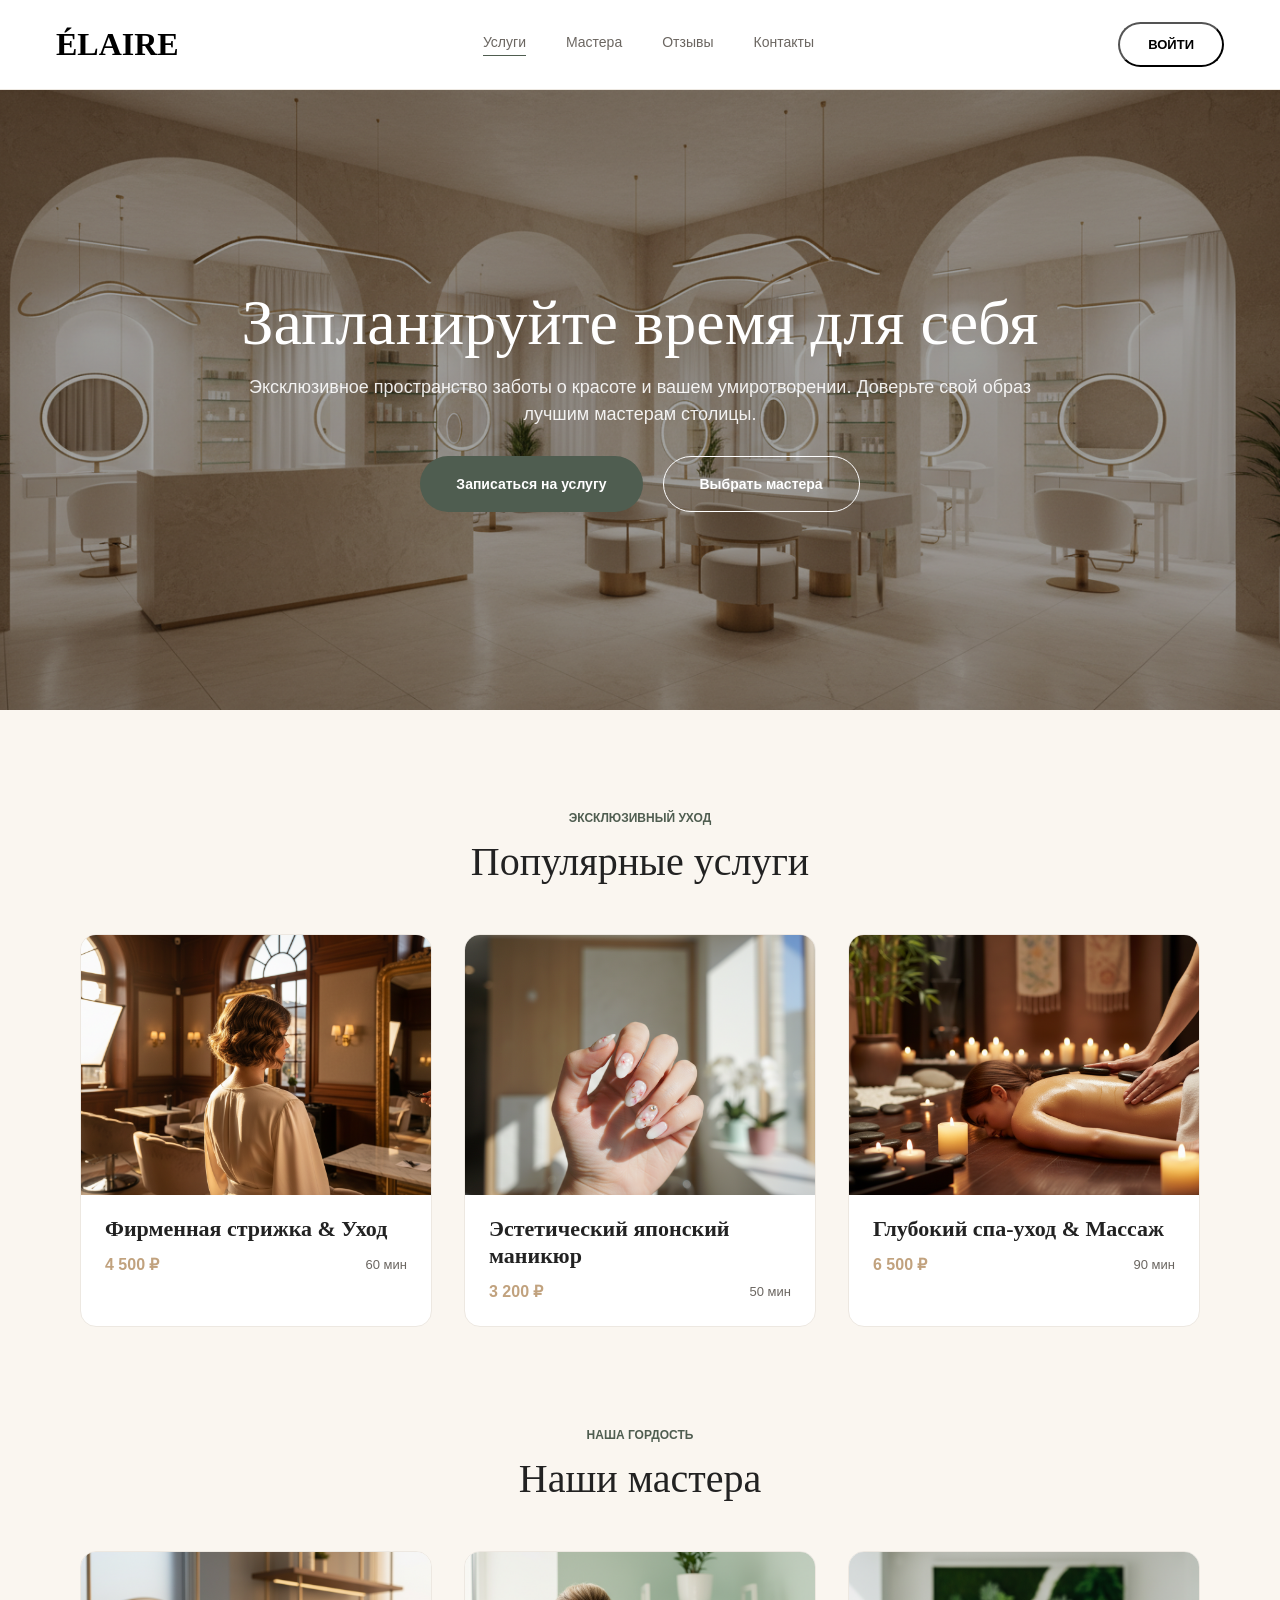
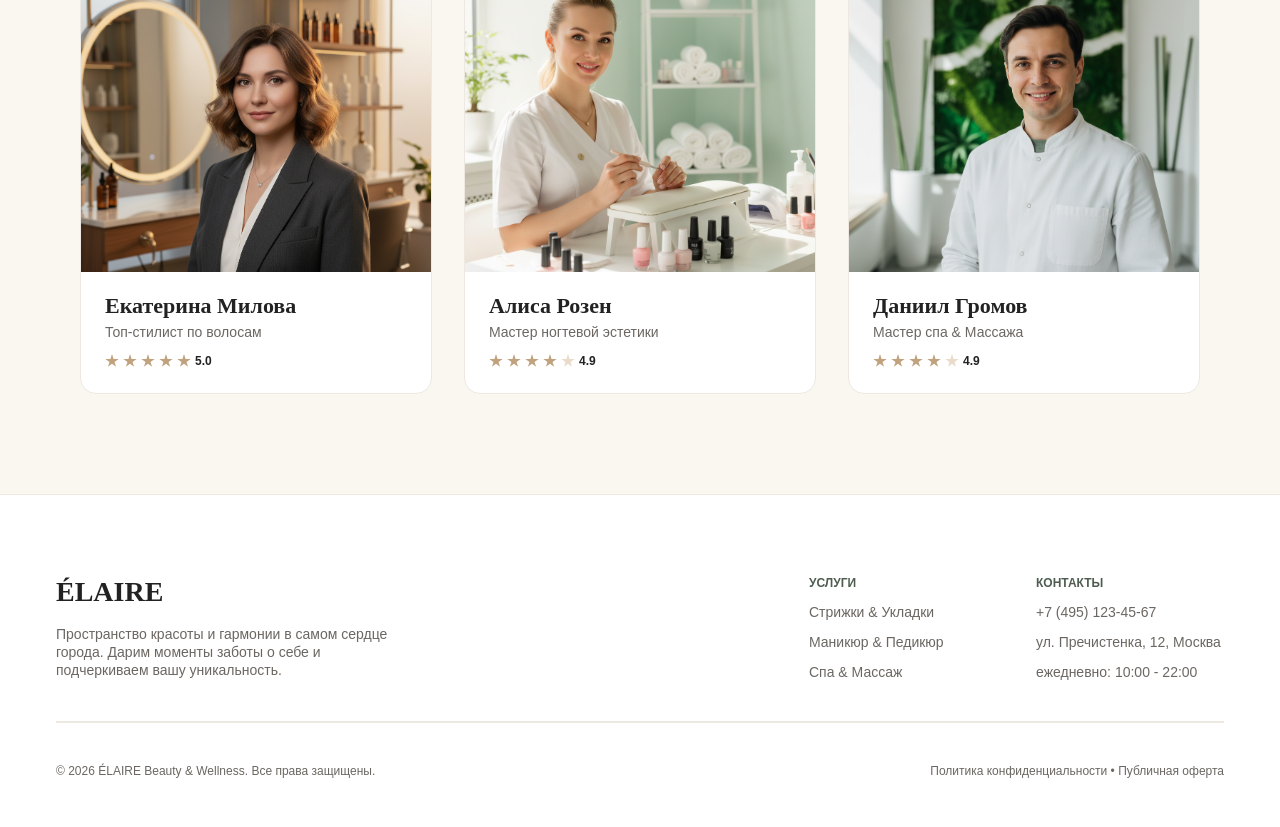
<file: frontend-1-complete/index.html>
<!DOCTYPE html>
<html lang="ru">
  <head>
    <meta charset="UTF-8" />
    <link rel="icon" type="image/svg+xml" href="/favicon.svg" />
    <meta name="viewport" content="width=device-width, initial-scale=1.0" />
    <title>ÉLAIRE — Салон услуг</title>
    <link rel="stylesheet" href="home.css" />
  </head>
  <body>
    <div class="page">
      <!-- header -->
      <header class="header">
        <div class="logo">
          <span class="logo-text">ÉLAIRE</span>
        </div>
        <nav class="nav-links">
          <div class="nav-item active"><a href="#">Услуги</a></div>
          <div class="nav-item"><a href="#">Мастера</a></div>
          <div class="nav-item"><a href="#">Отзывы</a></div>
          <div class="nav-item"><a href="#">Контакты</a></div>
        </nav>
        <button class="login-button"><span>Войти</span></button>
      </header>

      <!-- hero -->
      <section class="hero">
        <div class="hero-text-container">
          <h1 class="hero-title">Запланируйте время для себя</h1>
          <p class="hero-desc">
            Эксклюзивное пространство заботы о красоте и вашем умиротворении.
            Доверьте свой образ лучшим мастерам столицы.
          </p>
        </div>
        <div class="hero-ctas">
          <button
            class="cta-service"
            onclick="window.location.href='services.html'"
          >
            Записаться на услугу
          </button>
          <button class="cta-master">Выбрать мастера</button>
        </div>
      </section>

      <!-- popular services -->
      <section class="popular-services">
        <div class="section-header">
          <span class="section-tag">Эксклюзивный уход</span>
          <h2 class="section-title">Популярные услуги</h2>
        </div>
        <div class="services-grid">
          <article class="service-card">
            <div
              class="service-card-image"
              style="background-image: url('images/service-haircut.png')"
            ></div>
            <div class="service-card-body">
              <h3 class="service-card-title">Фирменная стрижка &amp; Уход</h3>
              <div class="service-card-meta">
                <span class="price">4 500 ₽</span>
                <span class="duration">60 мин</span>
              </div>
            </div>
          </article>
          <article class="service-card">
            <div
              class="service-card-image"
              style="background-image: url('images/service-manicure.png')"
            ></div>
            <div class="service-card-body">
              <h3 class="service-card-title">Эстетический японский маникюр</h3>
              <div class="service-card-meta">
                <span class="price">3 200 ₽</span>
                <span class="duration">50 мин</span>
              </div>
            </div>
          </article>
          <article class="service-card">
            <div
              class="service-card-image"
              style="background-image: url('images/service-spa.png')"
            ></div>
            <div class="service-card-body">
              <h3 class="service-card-title">Глубокий спа-уход &amp; Массаж</h3>
              <div class="service-card-meta">
                <span class="price">6 500 ₽</span>
                <span class="duration">90 мин</span>
              </div>
            </div>
          </article>
        </div>
      </section>

      <!-- our masters -->
      <section class="our-masters">
        <div class="section-header">
          <span class="section-tag">Наша гордость</span>
          <h2 class="section-title">Наши мастера</h2>
        </div>
        <div class="masters-grid">
          <article class="master-card">
            <div
              class="master-card-image"
              style="background-image: url('images/master-ekaterina.png')"
            ></div>
            <div class="master-card-body">
              <div class="master-info">
                <h3 class="master-name">Екатерина Милова</h3>
                <span class="master-role">Топ-стилист по волосам</span>
              </div>
              <div class="stars">
                <span class="star"></span>
                <span class="star"></span>
                <span class="star"></span>
                <span class="star"></span>
                <span class="star"></span>
                <span class="rating">5.0</span>
              </div>
            </div>
          </article>
          <article class="master-card">
            <div
              class="master-card-image"
              style="background-image: url('images/master-alisa.png')"
            ></div>
            <div class="master-card-body">
              <div class="master-info">
                <h3 class="master-name">Алиса Розен</h3>
                <span class="master-role">Мастер ногтевой эстетики</span>
              </div>
              <div class="stars">
                <span class="star"></span>
                <span class="star"></span>
                <span class="star"></span>
                <span class="star"></span>
                <span class="star star-empty"></span>
                <span class="rating">4.9</span>
              </div>
            </div>
          </article>
          <article class="master-card">
            <div
              class="master-card-image"
              style="background-image: url('images/master-daniil.png')"
            ></div>
            <div class="master-card-body">
              <div class="master-info">
                <h3 class="master-name">Даниил Громов</h3>
                <span class="master-role">Мастер спа &amp; Массажа</span>
              </div>
              <div class="stars">
                <span class="star"></span>
                <span class="star"></span>
                <span class="star"></span>
                <span class="star"></span>
                <span class="star star-empty"></span>
                <span class="rating">4.9</span>
              </div>
            </div>
          </article>
        </div>
      </section>

      <!-- footer -->
      <footer class="footer">
        <div class="footer-top">
          <div class="footer-brand">
            <span class="brand-name">ÉLAIRE</span>
            <span class="brand-desc"
              >Пространство красоты и гармонии в самом сердце города. Дарим
              моменты заботы о себе и подчеркиваем вашу уникальность.</span
            >
          </div>
          <div class="footer-links-row">
            <div class="links-col" style="width: 147px">
              <span class="col-title">Услуги</span>
              <a href="#">Стрижки &amp; Укладки</a>
              <a href="#">Маникюр &amp; Педикюр</a>
              <a href="#">Спа &amp; Массаж</a>
            </div>
            <div class="links-col" style="width: 188px">
              <span class="col-title">Контакты</span>
              <a href="#">+7 (495) 123-45-67</a>
              <a href="#">ул. Пречистенка, 12, Москва</a>
              <a href="#">ежедневно: 10:00 - 22:00</a>
            </div>
          </div>
        </div>
        <div class="footer-line"></div>
        <div class="footer-bottom">
          <span class="copy"
            >© 2026 ÉLAIRE Beauty &amp; Wellness. Все права защищены.</span
          >
          <span class="legal"
            >Политика конфиденциальности • Публичная оферта</span
          >
        </div>
      </footer>
    </div>
  </body>
</html>
</file>
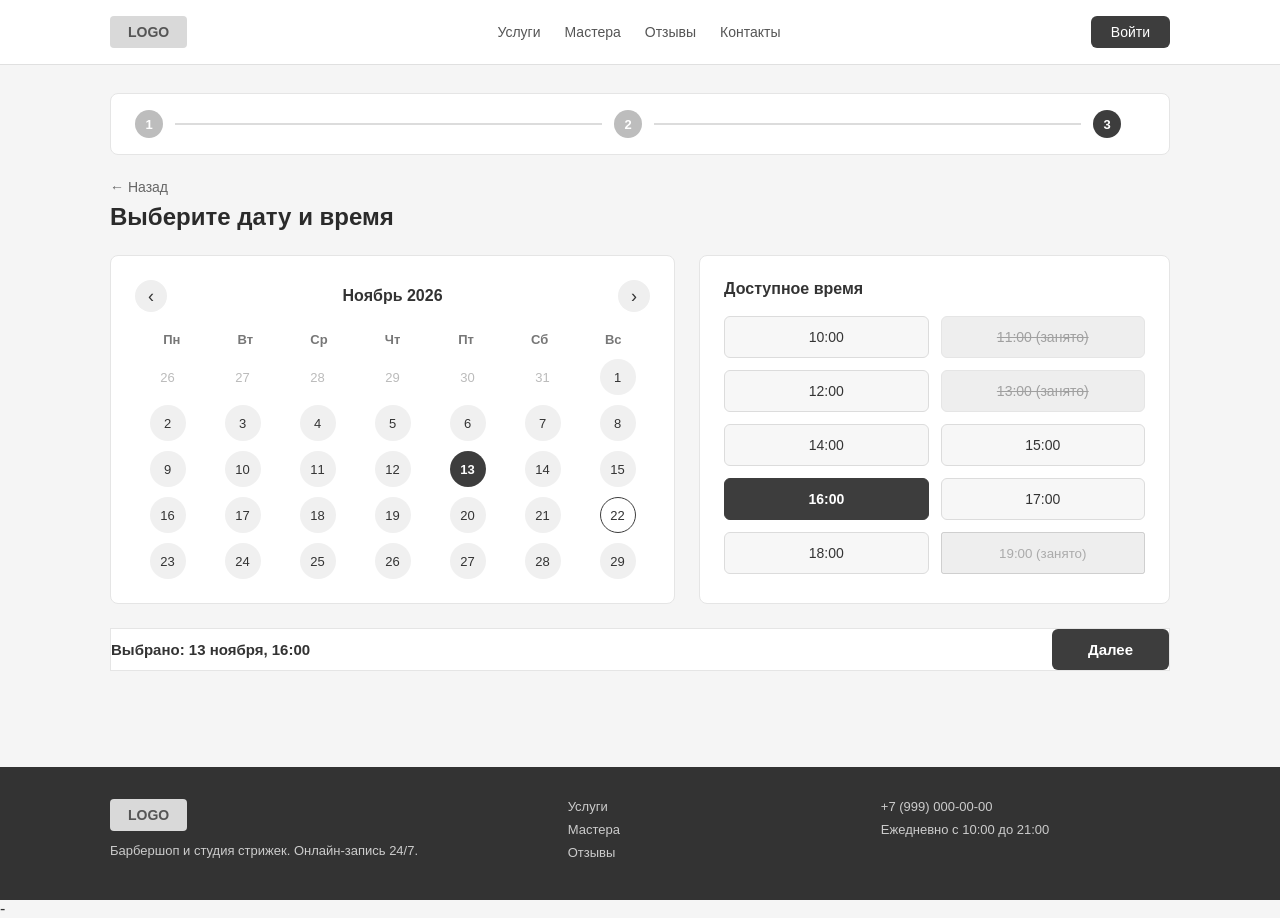
<file: frontend-1-practice/index.html>
<!DOCTYPE html>
<html lang="ru">
<head>
  <meta charset="UTF-8" />
  <meta name="viewport" content="width=device-width, initial-scale=1.0" />
  <title>Выбор даты и времени</title>
  <link rel="stylesheet" href="styles.css" />
</head>
<body>
  <div class="page">
    <header class="header">
      <div class="container header-inner">
        <div class="logo">LOGO</div>
        <nav class="nav">
          <a href="#" class="nav-link">Услуги</a>
          <a href="#" class="nav-link">Мастера</a>
          <a href="#" class="nav-link">Отзывы</a>
          <a href="#" class="nav-link">Контакты</a>
        </nav>
        <button class="btn-login">Войти</button>
      </div>
    </header>

    <main class="main container">
      <div class="steps">
        <div class="step done">
          <span class="step-circle">1</span>
          <span class="step-line"></span>
        </div>
        <div class="step done">
          <span class="step-circle">2</span>
          <span class="step-line"></span>
        </div>
        <div class="step active">
          <span class="step-circle">3</span>
          <span class="step-line"></span>
        </div>
      </div>

      <div class="title-block">
        <button class="btn-back">← Назад</button>
        <h1 class="page-title">Выберите дату и время</h1>
      </div>

      <div class="booking-grid">
        <section class="card calendar-card">
          <div class="calendar-header">
            <button class="month-arrow">‹</button>
            <span class="month-title">Ноябрь 2026</span>
            <button class="month-arrow">›</button>
          </div>

          <div class="weekdays">
            <span>Пн</span>
            <span>Вт</span>
            <span>Ср</span>
            <span>Чт</span>
            <span>Пт</span>
            <span>Сб</span>
            <span>Вс</span>
          </div>

          <div class="days-grid">
            <span class="day disabled">26</span>
            <span class="day disabled">27</span>
            <span class="day disabled">28</span>
            <span class="day disabled">29</span>
            <span class="day disabled">30</span>
            <span class="day disabled">31</span>
            <span class="day">1</span>

            <span class="day">2</span>
            <span class="day">3</span>
            <span class="day">4</span>
            <span class="day">5</span>
            <span class="day">6</span>
            <span class="day">7</span>
            <span class="day">8</span>

            <span class="day">9</span>
            <span class="day">10</span>
            <span class="day">11</span>
            <span class="day">12</span>
            <span class="day selected">13</span>
            <span class="day">14</span>
            <span class="day">15</span>

            <span class="day">16</span>
            <span class="day">17</span>
            <span class="day">18</span>
            <span class="day">19</span>
            <span class="day">20</span>
            <span class="day">21</span>
            <span class="day today">22</span>

            <span class="day">23</span>
            <span class="day">24</span>
            <span class="day">25</span>
            <span class="day">26</span>
            <span class="day">27</span>
            <span class="day">28</span>
            <span class="day">29</span>
          </div>
        </section>

        <section class="card time-card">
          <h2 class="card-subtitle">Доступное время</h2>
          <div class="time-grid">
            <button class="time-slot">10:00</button>
            <button class="time-slot busy" disabled>11:00 (занято)</button>
            <button class="time-slot">12:00</button>
            <button class="time-slot busy" disabled>13:00 (занято)</button>
            <button class="time-slot">14:00</button>
            <button class="time-slot">15:00</button>
            <button class="time-slot selected">16:00</button>
            <button class="time-slot">17:00</button>
            <button class="time-slot">18:00</button>
            <button class="time
            slot busy" disabled>19:00 (занято)</button>
          </div>
        </section>
      </div>

      <div class="bottom-bar">
        <div class="summary-text">Выбрано: 13 ноября, 16:00</div>
        <button class="btn-next">Далее</button>
      </div>
    </main>

    <footer class="footer">
      <div class="container footer-inner">
        <div class="footer-col">
          <div class="logo footer-logo">LOGO</div>
          <p class="footer-desc">Барбершоп и студия стрижек. Онлайн-запись 24/7.</p>
        </div>
        <div class="footer-col">
          <p>Услуги</p>
          <p>Мастера</p>
          <p>Отзывы</p>
        </div>
        <div class="footer-col">
          <p>+7 (999) 000-00-00</p>
          <p>Ежедневно с 10:00 до 21:00</p>
        </div>
      </div>
    </footer>
  </div>
</body>
</html>-
</file>
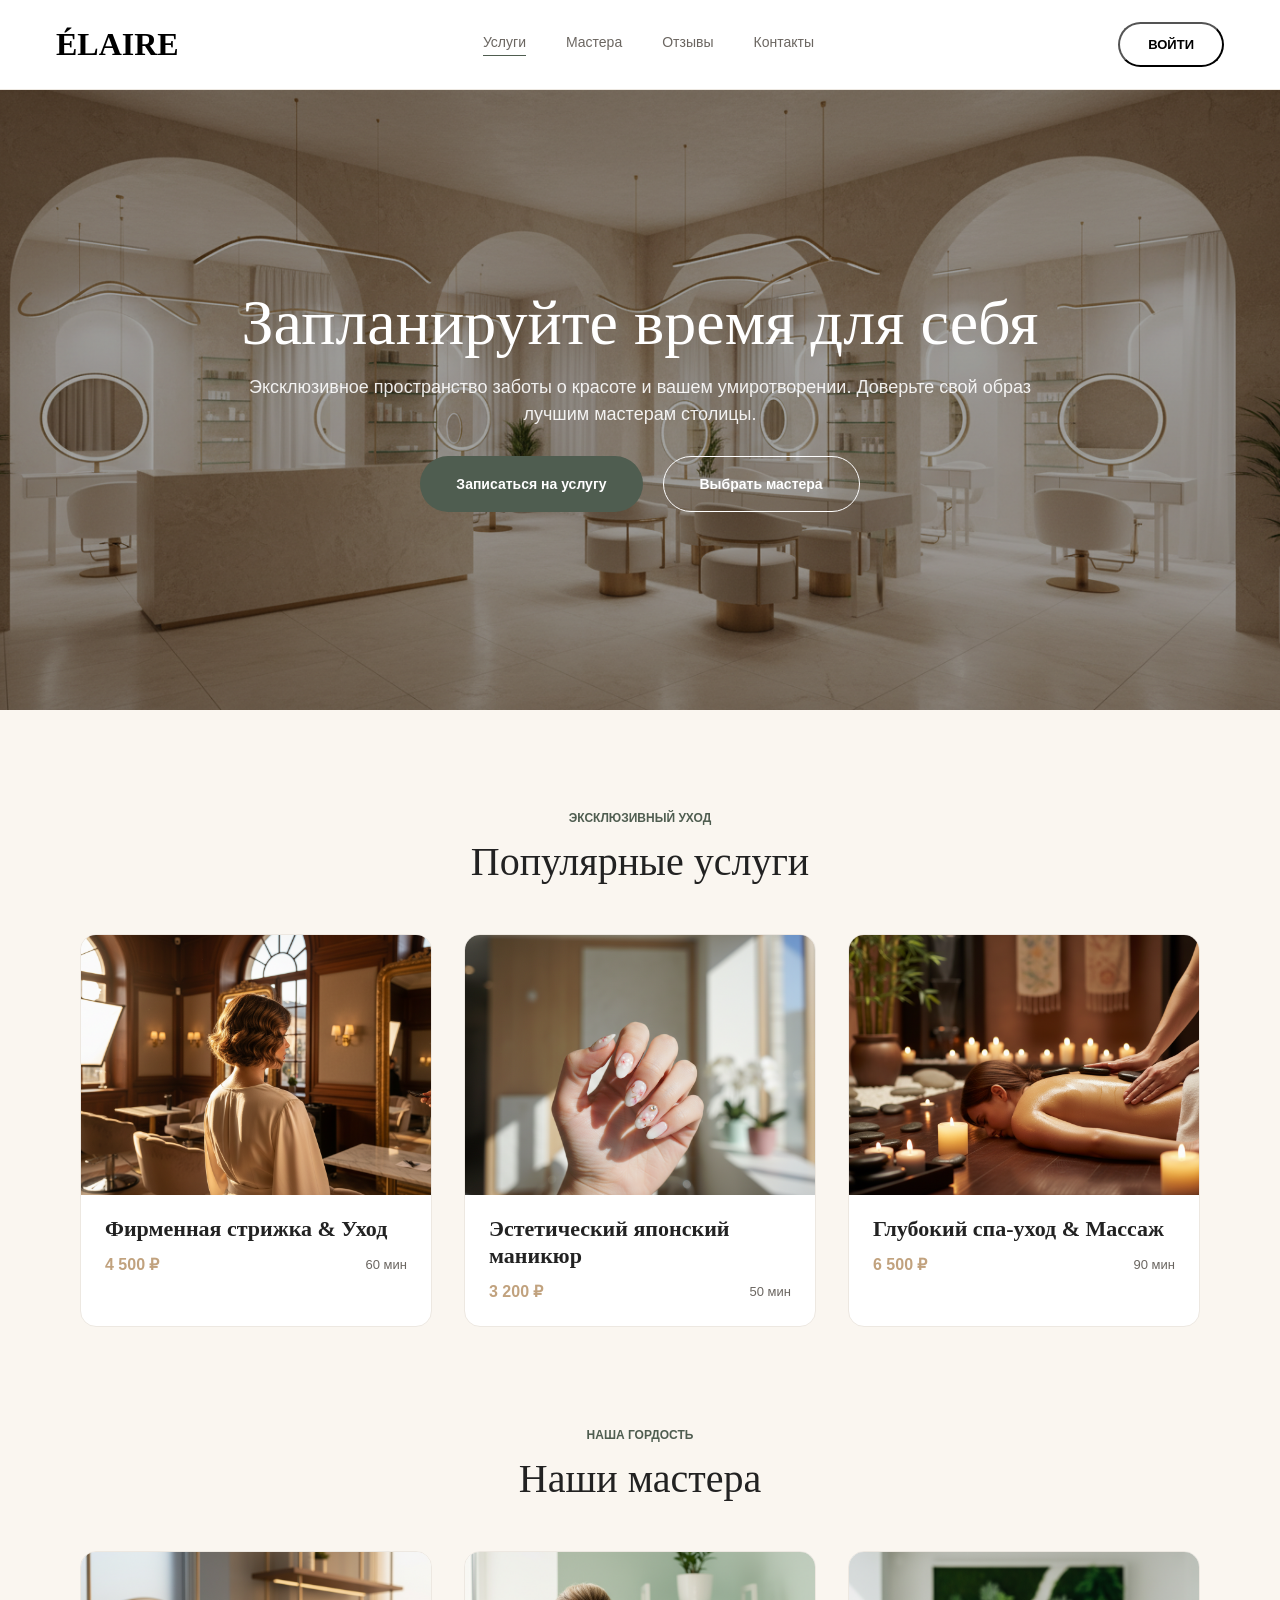
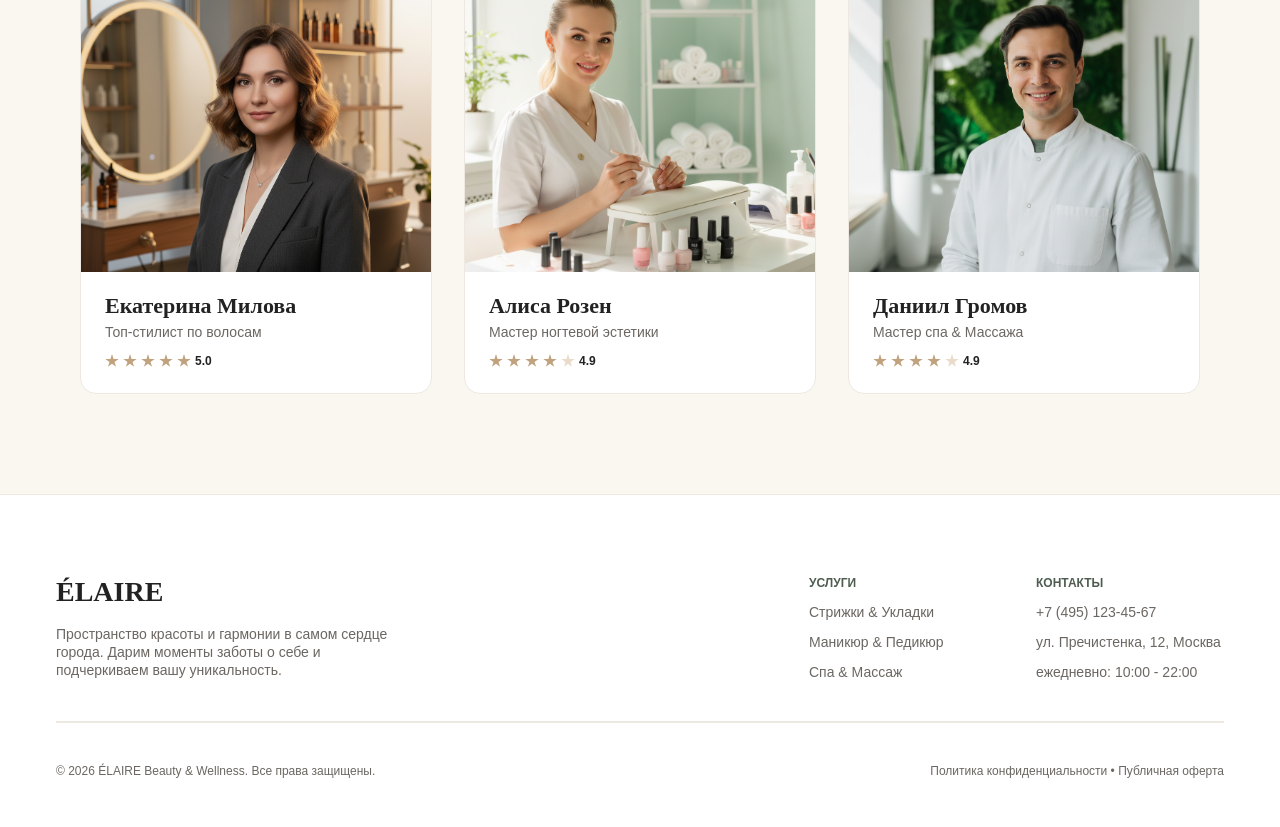
<file: frontend-2-complete/index.html>
<!DOCTYPE html>
<html lang="ru">
  <head>
    <meta charset="UTF-8" />
    <link rel="icon" type="image/svg+xml" href="/favicon.svg" />
    <meta name="viewport" content="width=device-width, initial-scale=1.0" />
    <title>ÉLAIRE — Салон услуг</title>
    <link rel="stylesheet" href="home.css" />
  </head>
  <body>
    <div class="page">
      <!-- header -->
      <header class="header">
        <div class="logo">
          <span class="logo-text">ÉLAIRE</span>
        </div>
        <nav class="nav-links">
          <div class="nav-item active"><a href="#">Услуги</a></div>
          <div class="nav-item"><a href="#">Мастера</a></div>
          <div class="nav-item"><a href="#">Отзывы</a></div>
          <div class="nav-item"><a href="#">Контакты</a></div>
        </nav>
        <button class="login-button"><span>Войти</span></button>
      </header>

      <!-- hero -->
      <section class="hero">
        <div class="hero-text-container">
          <h1 class="hero-title">Запланируйте время для себя</h1>
          <p class="hero-desc">
            Эксклюзивное пространство заботы о красоте и вашем умиротворении.
            Доверьте свой образ лучшим мастерам столицы.
          </p>
        </div>
        <div class="hero-ctas">
          <button class="cta-service">Записаться на услугу</button>
          <button class="cta-master">Выбрать мастера</button>
        </div>
      </section>

      <!-- popular services -->
      <section class="popular-services">
        <div class="section-header">
          <span class="section-tag">Эксклюзивный уход</span>
          <h2 class="section-title">Популярные услуги</h2>
        </div>
        <div class="services-grid">
          <article class="service-card">
            <div
              class="service-card-image"
              style="background-image: url('images/service-haircut.png')"
            ></div>
            <div class="service-card-body">
              <h3 class="service-card-title">Фирменная стрижка &amp; Уход</h3>
              <div class="service-card-meta">
                <span class="price">4 500 ₽</span>
                <span class="duration">60 мин</span>
              </div>
            </div>
          </article>
          <article class="service-card">
            <div
              class="service-card-image"
              style="background-image: url('images/service-manicure.png')"
            ></div>
            <div class="service-card-body">
              <h3 class="service-card-title">Эстетический японский маникюр</h3>
              <div class="service-card-meta">
                <span class="price">3 200 ₽</span>
                <span class="duration">50 мин</span>
              </div>
            </div>
          </article>
          <article class="service-card">
            <div
              class="service-card-image"
              style="background-image: url('images/service-spa.png')"
            ></div>
            <div class="service-card-body">
              <h3 class="service-card-title">Глубокий спа-уход &amp; Массаж</h3>
              <div class="service-card-meta">
                <span class="price">6 500 ₽</span>
                <span class="duration">90 мин</span>
              </div>
            </div>
          </article>
        </div>
      </section>

      <!-- our masters -->
      <section class="our-masters">
        <div class="section-header">
          <span class="section-tag">Наша гордость</span>
          <h2 class="section-title">Наши мастера</h2>
        </div>
        <div class="masters-grid">
          <article class="master-card">
            <div
              class="master-card-image"
              style="background-image: url('images/master-ekaterina.png')"
            ></div>
            <div class="master-card-body">
              <div class="master-info">
                <h3 class="master-name">Екатерина Милова</h3>
                <span class="master-role">Топ-стилист по волосам</span>
              </div>
              <div class="stars">
                <span class="star"></span>
                <span class="star"></span>
                <span class="star"></span>
                <span class="star"></span>
                <span class="star"></span>
                <span class="rating">5.0</span>
              </div>
            </div>
          </article>
          <article class="master-card">
            <div
              class="master-card-image"
              style="background-image: url('images/master-alisa.png')"
            ></div>
            <div class="master-card-body">
              <div class="master-info">
                <h3 class="master-name">Алиса Розен</h3>
                <span class="master-role">Мастер ногтевой эстетики</span>
              </div>
              <div class="stars">
                <span class="star"></span>
                <span class="star"></span>
                <span class="star"></span>
                <span class="star"></span>
                <span class="star star-empty"></span>
                <span class="rating">4.9</span>
              </div>
            </div>
          </article>
          <article class="master-card">
            <div
              class="master-card-image"
              style="background-image: url('images/master-daniil.png')"
            ></div>
            <div class="master-card-body">
              <div class="master-info">
                <h3 class="master-name">Даниил Громов</h3>
                <span class="master-role">Мастер спа &amp; Массажа</span>
              </div>
              <div class="stars">
                <span class="star"></span>
                <span class="star"></span>
                <span class="star"></span>
                <span class="star"></span>
                <span class="star star-empty"></span>
                <span class="rating">4.9</span>
              </div>
            </div>
          </article>
        </div>
      </section>

      <!-- footer -->
      <footer class="footer">
        <div class="footer-top">
          <div class="footer-brand">
            <span class="brand-name">ÉLAIRE</span>
            <span class="brand-desc"
              >Пространство красоты и гармонии в самом сердце города. Дарим
              моменты заботы о себе и подчеркиваем вашу уникальность.</span
            >
          </div>
          <div class="footer-links-row">
            <div class="links-col" style="width: 147px">
              <span class="col-title">Услуги</span>
              <a href="#">Стрижки &amp; Укладки</a>
              <a href="#">Маникюр &amp; Педикюр</a>
              <a href="#">Спа &amp; Массаж</a>
            </div>
            <div class="links-col" style="width: 188px">
              <span class="col-title">Контакты</span>
              <a href="#">+7 (495) 123-45-67</a>
              <a href="#">ул. Пречистенка, 12, Москва</a>
              <a href="#">ежедневно: 10:00 - 22:00</a>
            </div>
          </div>
        </div>
        <div class="footer-line"></div>
        <div class="footer-bottom">
          <span class="copy"
            >© 2026 ÉLAIRE Beauty &amp; Wellness. Все права защищены.</span
          >
          <span class="legal"
            >Политика конфиденциальности • Публичная оферта</span
          >
        </div>
      </footer>
    </div>
    <script src="./home.js"></script>
  </body>
</html>
</file>
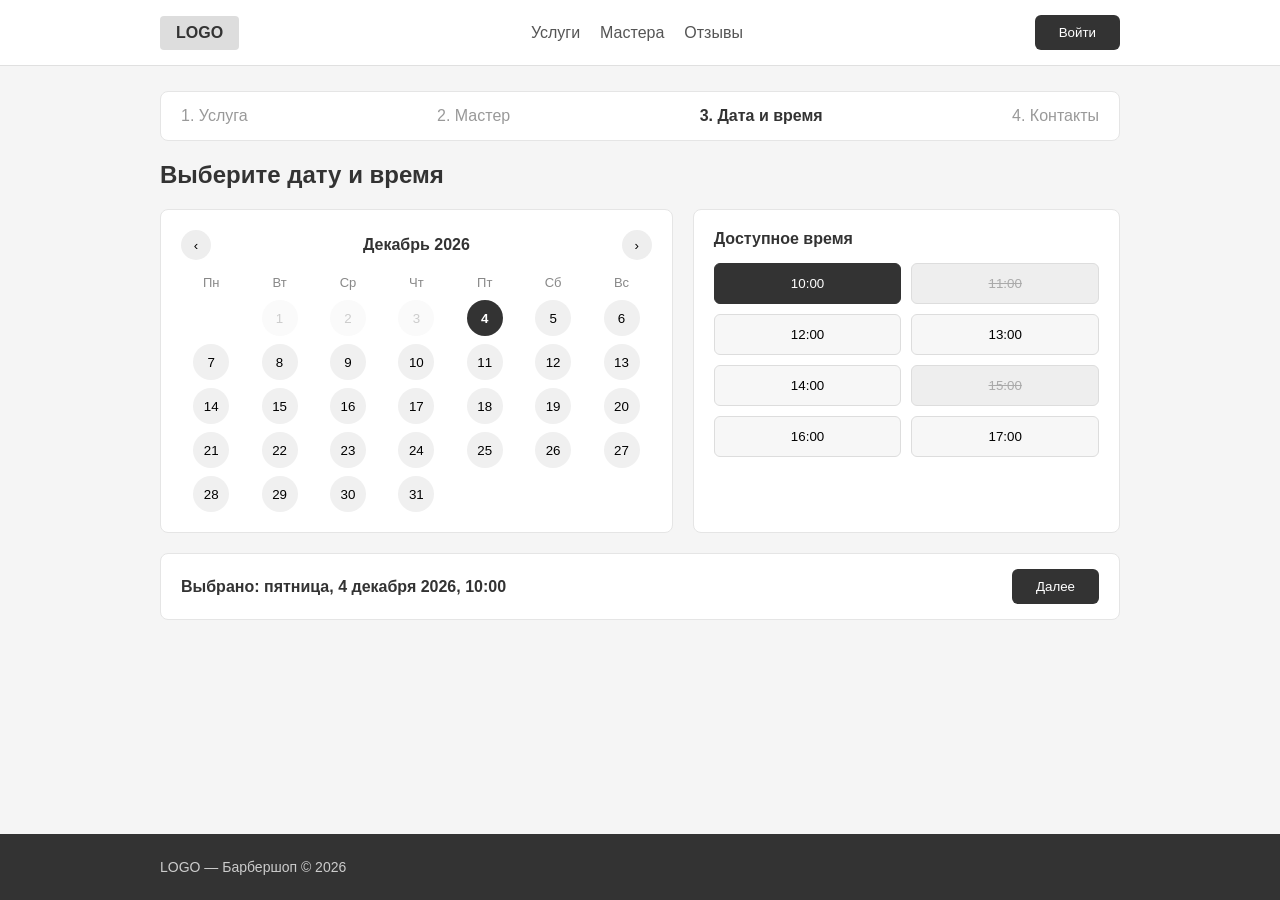
<file: frontend-2-practice/index.html>
<!DOCTYPE html>
<html lang="ru">
<head>
  <meta charset="UTF-8" />
  <meta name="viewport" content="width=device-width, initial-scale=1.0" />
  <title>Выбор даты и времени</title>
  <link rel="stylesheet" href="styles.css" />
</head>
<body>
  <div class="page">
    <header class="header">
      <div class="container header-inner">
        <div class="logo">LOGO</div>
        <nav class="nav">
          <a href="#">Услуги</a>
          <a href="#">Мастера</a>
          <a href="#">Отзывы</a>
        </nav>
        <button class="btn-dark">Войти</button>
      </div>
    </header>

    <main class="main container">
      <div class="steps">
        <span class="step done">1. Услуга</span>
        <span class="step done">2. Мастер</span>
        <span class="step active">3. Дата и время</span>
        <span class="step">4. Контакты</span>
      </div>

      <h1 class="title">Выберите дату и время</h1>

      <div class="grid">
        <section class="card">
          <div class="cal-top">
            <button id="prev-btn" type="button">‹</button>
            <span id="month-label"></span>
            <button id="next-btn" type="button">›</button>
          </div>

          <div class="weekdays">
            <span>Пн</span><span>Вт</span><span>Ср</span><span>Чт</span><span>Пт</span><span>Сб</span><span>Вс</span>
          </div>

          <div class="days" id="days-box"></div>
        </section>

        <section class="card">
          <h2 class="subtitle">Доступное время</h2>
          <div class="slots" id="slots-box"></div>
        </section>
      </div>

      <div class="bottom-bar">
        <div id="result-text">Выбрано: ...</div>
        <button class="btn-dark" type="button">Далее</button>
      </div>
    </main>

    <footer class="footer">
      <div class="container">LOGO — Барбершоп © 2026</div>
    </footer>
  </div>

  <script src="script.js"></script>
</body>
</html>
</file>
<file: frontend-1-complete/home.css>
/* ===== reset & base ===== */
* {
  margin: 0;
  padding: 0;
  box-sizing: border-box;
}

body {
  min-height: 100vh;
  font-family: "DM Sans", sans-serif;
}

.page {
  display: flex;
  flex-direction: column;
  min-height: 100vh;
  background: #faf6f0;
}

/* ===== header ===== */
.header {
  display: flex;
  flex-direction: row;
  justify-content: space-between;
  align-items: center;
  padding: 0px 56px;
  height: 90px;
  background: #ffffff;
  border-bottom: 1px solid #ede8e1;
}

.logo-text {
  font-family: "Cormorant Garamond", serif;
  font-weight: 600;
  font-size: 32px;
  line-height: 39px;
  cursor: pointer;
}

.nav-links {
  display: flex;
  flex-direction: row;
  gap: 40px;
}

.nav-item {
  padding-bottom: 4px;
  border-bottom: 1.5px solid transparent;
}

.nav-item.active {
  border-bottom-color: #4f5d50;
}

.nav-item a {
  font-size: 14px;
  line-height: 18px;
  color: #6b6661;
  text-decoration: none;
}

.login-button {
  padding: 12px 28px;
  border-radius: 100px;
  background: transparent;
  cursor: pointer;
  font-weight: 600;
  font-size: 13px;
  line-height: 17px;
  text-transform: uppercase;
}

/* ===== hero ===== */
.hero {
  display: flex;
  flex-direction: column;
  justify-content: center;
  align-items: center;
  padding: 0px 80px;
  gap: 28px;
  height: 620px;
  background: linear-gradient(0deg, rgba(0, 0, 0, 0.35), rgba(0, 0, 0, 0.35)),
    url("./images/hero-salon.png") center / cover no-repeat;
}

.hero-text-container {
  display: flex;
  flex-direction: column;
  align-items: center;
  gap: 16px;
  max-width: 800px;
}

.hero-title {
  font-family: "Cormorant Garamond", serif;
  font-weight: 400;
  font-size: 64px;
  line-height: 1.1;
  text-align: center;
  color: #ffffff;
}

.hero-desc {
  font-size: 18px;
  line-height: 1.5;
  text-align: center;
  color: #ffffff;
  opacity: 0.9;
}

.hero-ctas {
  display: flex;
  flex-direction: row;
  gap: 20px;
}

.cta-service {
  padding: 18px 36px;
  background: #4f5d50;
  border-radius: 100px;
  border: none;
  cursor: pointer;
  font-weight: 600;
  font-size: 14px;
  line-height: 18px;
  color: #ffffff;
}

.cta-service:hover {
  background: #3d4a3e;
}

.cta-master {
  padding: 18px 36px;
  background: transparent;
  border: 1px solid #ffffff;
  border-radius: 100px;
  cursor: pointer;
  font-weight: 600;
  font-size: 14px;
  line-height: 18px;
  color: #ffffff;
}

.cta-master:hover {
  background: rgba(255, 255, 255, 0.1);
}

/* ===== section header ===== */
.section-header {
  display: flex;
  flex-direction: column;
  align-items: center;
  gap: 12px;
  width: 100%;
}

.section-tag {
  font-weight: 700;
  font-size: 12px;
  line-height: 16px;
  text-transform: uppercase;
  color: #4f5d50;
}

.section-title {
  font-family: "Cormorant Garamond", serif;
  font-weight: 500;
  font-size: 40px;
  line-height: 48px;
  color: #222222;
}

/* ===== popular services ===== */
.popular-services {
  display: flex;
  flex-direction: column;
  align-items: flex-start;
  padding: 100px 80px 80px;
  gap: 48px;
  background: #faf6f0;
}

.services-grid {
  display: flex;
  flex-direction: row;
  gap: 32px;
  width: 100%;
}

.service-card {
  display: flex;
  flex-direction: column;
  align-items: flex-start;
  gap: 20px;
  flex: 1;
  padding-bottom: 24px;
  background: #ffffff;
  border: 1px solid #ede8e1;
  border-radius: 16px;
  overflow: hidden;
}

.service-card-image {
  width: 100%;
  height: 260px;
  background-size: cover;
  background-position: center;
  background-repeat: no-repeat;
}

.service-card-image--haircut {
  background-image: url("../images/service-haircut.png");
}

.service-card-image--manicure {
  background-image: url("../images/service-manicure.png");
}

.service-card-image--spa {
  background-image: url("../images/service-spa.png");
}

.service-card-body {
  display: flex;
  flex-direction: column;
  gap: 12px;
  padding: 0 24px;
  width: 100%;
}

.service-card-title {
  font-family: "Cormorant Garamond", serif;
  font-weight: 600;
  font-size: 22px;
  line-height: 27px;
  color: #222222;
}

.service-card-meta {
  display: flex;
  flex-direction: row;
  justify-content: space-between;
  align-items: center;
}

.service-card-meta .price {
  font-weight: 600;
  font-size: 16px;
  line-height: 21px;
  color: #c1a27e;
}

.service-card-meta .duration {
  font-size: 13px;
  line-height: 17px;
  color: #6b6661;
}

/* ===== our masters ===== */
.our-masters {
  display: flex;
  flex-direction: column;
  align-items: flex-start;
  padding: 20px 80px 100px;
  gap: 48px;
  background: #faf6f0;
}

.masters-grid {
  display: flex;
  flex-direction: row;
  gap: 32px;
  width: 100%;
}

.master-card {
  display: flex;
  flex-direction: column;
  align-items: flex-start;
  gap: 20px;
  flex: 1;
  padding-bottom: 24px;
  background: #ffffff;
  border: 1px solid #ede8e1;
  border-radius: 16px;
  overflow: hidden;
}

.master-card-image {
  width: 100%;
  height: 320px;
  background-size: cover;
  background-position: center;
  background-repeat: no-repeat;
}

.master-card-image--ekaterina {
  background-image: url("../images/master-ekaterina.png");
}

.master-card-image--alisa {
  background-image: url("../images/master-alisa.png");
}

.master-card-image--daniil {
  background-image: url("../images/master-daniil.png");
}

.master-card-body {
  display: flex;
  flex-direction: column;
  gap: 12px;
  padding: 0 24px;
  width: 100%;
}

.master-info {
  display: flex;
  flex-direction: column;
  gap: 4px;
}

.master-name {
  font-family: "Cormorant Garamond", serif;
  font-weight: 600;
  font-size: 22px;
  line-height: 27px;
  color: #222222;
}

.master-role {
  font-size: 14px;
  line-height: 18px;
  color: #6b6661;
}

.stars {
  display: flex;
  flex-direction: row;
  align-items: center;
  gap: 4px;
}

.star {
  width: 14px;
  height: 14px;
  background: #c1a27e;
  clip-path: polygon(
    50% 0%,
    61% 35%,
    98% 35%,
    68% 57%,
    79% 91%,
    50% 70%,
    21% 91%,
    32% 57%,
    2% 35%,
    39% 35%
  );
}

.star-empty {
  background: #eadbc8;
}

.rating {
  font-weight: 600;
  font-size: 12px;
  line-height: 16px;
  color: #222222;
}

/* ===== footer ===== */
.footer {
  background: #ffffff;
  display: flex;
  flex-direction: column;
  padding: 80px 56px 48px;
  border-top: 1px solid #ede8e1;
  margin-top: auto;
}

.footer-top {
  display: flex;
  flex-direction: row;
  justify-content: space-between;
  gap: 20px;
}

.footer-brand {
  display: flex;
  flex-direction: column;
  gap: 16px;
}

.footer-brand .brand-name {
  font-family: "Cormorant Garamond", serif;
  font-style: normal;
  font-weight: 600;
  font-size: 28px;
  line-height: 34px;
  color: #222222;
}

.footer-brand .brand-desc {
  max-width: 360px;
  font-size: 14px;
  line-height: 18px;
  color: #6b6661;
}

.footer-links-row {
  display: flex;
  flex-direction: row;
  gap: 80px;
}

.links-col {
  display: flex;
  flex-direction: column;
  gap: 12px;
}

.links-col .col-title {
  font-weight: 600;
  font-size: 12px;
  line-height: 16px;
  text-transform: uppercase;
  color: #4f5d50;
}

.links-col a {
  font-size: 14px;
  line-height: 18px;
  color: #6b6661;
  text-decoration: none;
}

.footer-line {
  border: 1px solid #ede8e1;
  margin-top: 40px;
  margin-bottom: 40px;
}

.footer-bottom {
  display: flex;
  flex-direction: row;
  justify-content: space-between;
  align-items: center;
  flex-grow: 0;
}

.footer-bottom .copy {
  font-size: 12px;
  line-height: 16px;
  color: #6b6661;
}

.footer-bottom .legal {
  font-size: 12px;
  line-height: 16px;
  color: #6b6661;
  margin-left: 20px;
}
</file>
<file: frontend-1-practice/styles.css>
/* Стили страницы.
   Пишите здесь. */

* {
  margin: 0;
  padding: 0;
  box-sizing: border-box;
}

body {
  min-height: 100vh;
  font-family: sans-serif;
  background-color: #f5f5f5;
  color: #333333;
}

.page {
  display: flex;
  flex-direction: column;
  min-height: 100vh;
}

.container {
  max-width: 1100px;
  width: 100%;
  margin: 0 auto;
  padding: 0 20px;
}

/* Шапка */
.header {
  background-color: #ffffff;
  border-bottom: 1px solid #e0e0e0;
  padding: 16px 0;
}

.header-inner {
  display: flex;
  align-items: center;
  justify-content: space-between;
}

.logo {
  background-color: #d9d9d9;
  color: #555555;
  font-weight: bold;
  font-size: 14px;
  padding: 8px 18px;
  border-radius: 4px;
}

.nav {
  display: flex;
  gap: 24px;
}

.nav-link {
  text-decoration: none;
  color: #555555;
  font-size: 14px;
}

.btn-login {
  background-color: #3d3d3d;
  color: #ffffff;
  border: none;
  padding: 8px 20px;
  border-radius: 6px;
  font-size: 14px;
}

/* Основная область */
.main {
  flex: 1;
  padding-top: 28px;
  padding-bottom: 40px;
}

/* Индикатор шагов */
.steps {
  display: flex;
  align-items: center;
  justify-content: space-between;
  background-color: #ffffff;
  padding: 16px 24px;
  border-radius: 8px;
  margin-bottom: 24px;
  border: 1px solid #e5e5e5;
}

.step {
  display: flex;
  align-items: center;
  flex: 1;
  gap: 12px;
}

.step:last-child {
  flex: 0;
}

.step-circle {
  width: 28px;
  height: 28px;
  border-radius: 50%;
  background-color: #bdbdbd;
  color: #ffffff;
  display: flex;
  align-items: center;
  justify-content: center;
  font-size: 13px;
  font-weight: bold;
}

.step.active .step-circle {
  background-color: #3d3d3d;
}

.step-line {
  height: 2px;
  background-color: #dcdcdc;
  flex: 1;
  margin-right: 12px;
}

.step.active .step-line {
  background-color: #3d3d3d;
}

/* Заголовок */
.title-block {
  margin-bottom: 24px;
}

.btn-back {
  background: none;
  border: none;
  color: #666666;
  font-size: 14px;
  margin-bottom: 8px;
  display: block;
}

.page-title {
  font-size: 24px;
  font-weight: 700;
  color: #2b2b2b;
}

/* Сетка календаря и времени */
.booking-grid {
  display: grid;
  grid-template-columns: 1.2fr 1fr;
  gap: 24px;
  margin-bottom: 24px;
}

.card {
  background-color: #ffffff;
  border: 1px solid #e5e5e5;
  border-radius: 8px;
  padding: 24px;
}

/* Календарь */
.calendar-header {
  display: flex;
  align-items: center;
  justify-content: space-between;
  margin-bottom: 20px;
}

.month-title {
  font-weight: 700;
  font-size: 16px;
}

.month-arrow {
  background-color: #efefef;
  border: none;
  width: 32px;
  height: 32px;
  border-radius: 50%;
  font-size: 18px;
  color: #333333;
}

.weekdays {
  display: grid;
  grid-template-columns: repeat(7, 1fr);
  text-align: center;
  font-size: 13px;
  font-weight: 600;
  color: #777777;
  margin-bottom: 12px;
}

.days-grid {
  display: grid;
  grid-template-columns: repeat(7, 1fr);
  gap: 10px;
  justify-items: center;
}

.day {
  width: 36px;
  height: 36px;
  border-radius: 50%;
  background-color: #f0f0f0;
  display: flex;
  align-items: center;
  justify-content: center;
  font-size: 13px;
  color: #333333;
}

.day.disabled {
  background-color: transparent;
  color: #bbbbbb;
}

.day.selected {
  background-color: #3d3d3d;
  color: #ffffff;
  font-weight: bold;
}

.day.today {
  border: 1.5px solid #3d3d3d;
  background-color: #ffffff;
}

/* Слоты времени */
.card-subtitle {
  font-size: 16px;
  font-weight: 700;
  margin-bottom: 18px;
}

.time-grid {
  display: grid;
  grid-template-columns: 1fr 1fr;
  gap: 12px;
}

.time-slot {
  padding: 12px 10px;
  border-radius: 6px;
  border: 1px solid #dcdcdc;
  background-color: #f7f7f7;
  font-size: 14px;
  color: #333333;
  text-align: center;
}

.time-slot.selected {
  background-color: #3d3d3d;
  color: #ffffff;
  border-color: #3d3d3d;
  font-weight: 600;
}

.time-slot.busy {
  background-color: #eeeeee;
  color: #a0a0a0;
  border-color: #e5e5e5;
  text-decoration: line-through;
}

/* Нижняя панель с кнопкой Далее */
.bottom-bar {
  background-color: #ffffff;
  border: 1px solid #e5e5e5;
  border-radius: 8px
  padding 16px 24px;
  display: flex;
  align-items: center;
  justify-content: space-between;
}

.summary-text {
  font-size: 15px;
  font-weight: 600;
  color: #333333;
}

.btn-next {
  background-color: #3d3d3d;
  color: #ffffff;
  border: none;
  padding: 12px 36px;
  border-radius: 6px;
  font-size: 15px;
  font-weight: 600;
}

/* Подвал */
.footer {
  background-color: #333333;
  color: #cccccc;
  padding: 32px 0;
  font-size: 13px;
}

.footer-inner {
  display: grid;
  grid-template-columns: 1.5fr 1fr 1fr;
  gap: 24px;
}

.footer-logo {
  display: inline-block;
  margin-bottom: 12px;
}

.footer-col p {
  margin-bottom: 8px;
};
</file>
<file: frontend-2-complete/home.css>
/* ===== reset & base ===== */
* {
  margin: 0;
  padding: 0;
  box-sizing: border-box;
}

body {
  min-height: 100vh;
  font-family: "DM Sans", sans-serif;
}

.page {
  display: flex;
  flex-direction: column;
  min-height: 100vh;
  background: #faf6f0;
}

/* ===== header ===== */
.header {
  display: flex;
  flex-direction: row;
  justify-content: space-between;
  align-items: center;
  padding: 0px 56px;
  height: 90px;
  background: #ffffff;
  border-bottom: 1px solid #ede8e1;
}

.logo-text {
  font-family: "Cormorant Garamond", serif;
  font-weight: 600;
  font-size: 32px;
  line-height: 39px;
  cursor: pointer;
}

.nav-links {
  display: flex;
  flex-direction: row;
  gap: 40px;
}

.nav-item {
  padding-bottom: 4px;
  border-bottom: 1.5px solid transparent;
}

.nav-item.active {
  border-bottom-color: #4f5d50;
}

.nav-item a {
  font-size: 14px;
  line-height: 18px;
  color: #6b6661;
  text-decoration: none;
}

.login-button {
  padding: 12px 28px;
  border-radius: 100px;
  background: transparent;
  cursor: pointer;
  font-weight: 600;
  font-size: 13px;
  line-height: 17px;
  text-transform: uppercase;
}

/* ===== hero ===== */
.hero {
  display: flex;
  flex-direction: column;
  justify-content: center;
  align-items: center;
  padding: 0px 80px;
  gap: 28px;
  height: 620px;
  background: linear-gradient(0deg, rgba(0, 0, 0, 0.35), rgba(0, 0, 0, 0.35)),
    url("./images/hero-salon.png") center / cover no-repeat;
}

.hero-text-container {
  display: flex;
  flex-direction: column;
  align-items: center;
  gap: 16px;
  max-width: 800px;
}

.hero-title {
  font-family: "Cormorant Garamond", serif;
  font-weight: 400;
  font-size: 64px;
  line-height: 1.1;
  text-align: center;
  color: #ffffff;
}

.hero-desc {
  font-size: 18px;
  line-height: 1.5;
  text-align: center;
  color: #ffffff;
  opacity: 0.9;
}

.hero-ctas {
  display: flex;
  flex-direction: row;
  gap: 20px;
}

.cta-service {
  padding: 18px 36px;
  background: #4f5d50;
  border-radius: 100px;
  border: none;
  cursor: pointer;
  font-weight: 600;
  font-size: 14px;
  line-height: 18px;
  color: #ffffff;
}

.cta-service:hover {
  background: #3d4a3e;
}

.cta-master {
  padding: 18px 36px;
  background: transparent;
  border: 1px solid #ffffff;
  border-radius: 100px;
  cursor: pointer;
  font-weight: 600;
  font-size: 14px;
  line-height: 18px;
  color: #ffffff;
}

.cta-master:hover {
  background: rgba(255, 255, 255, 0.1);
}

/* ===== section header ===== */
.section-header {
  display: flex;
  flex-direction: column;
  align-items: center;
  gap: 12px;
  width: 100%;
}

.section-tag {
  font-weight: 700;
  font-size: 12px;
  line-height: 16px;
  text-transform: uppercase;
  color: #4f5d50;
}

.section-title {
  font-family: "Cormorant Garamond", serif;
  font-weight: 500;
  font-size: 40px;
  line-height: 48px;
  color: #222222;
}

/* ===== popular services ===== */
.popular-services {
  display: flex;
  flex-direction: column;
  align-items: flex-start;
  padding: 100px 80px 80px;
  gap: 48px;
  background: #faf6f0;
}

.services-grid {
  display: flex;
  flex-direction: row;
  gap: 32px;
  width: 100%;
}

.service-card {
  display: flex;
  flex-direction: column;
  align-items: flex-start;
  gap: 20px;
  flex: 1;
  padding-bottom: 24px;
  background: #ffffff;
  border: 1px solid #ede8e1;
  border-radius: 16px;
  overflow: hidden;
}

.service-card-image {
  width: 100%;
  height: 260px;
  background-size: cover;
  background-position: center;
  background-repeat: no-repeat;
}

.service-card-image--haircut {
  background-image: url("../images/service-haircut.png");
}

.service-card-image--manicure {
  background-image: url("../images/service-manicure.png");
}

.service-card-image--spa {
  background-image: url("../images/service-spa.png");
}

.service-card-body {
  display: flex;
  flex-direction: column;
  gap: 12px;
  padding: 0 24px;
  width: 100%;
}

.service-card-title {
  font-family: "Cormorant Garamond", serif;
  font-weight: 600;
  font-size: 22px;
  line-height: 27px;
  color: #222222;
}

.service-card-meta {
  display: flex;
  flex-direction: row;
  justify-content: space-between;
  align-items: center;
}

.service-card-meta .price {
  font-weight: 600;
  font-size: 16px;
  line-height: 21px;
  color: #c1a27e;
}

.service-card-meta .duration {
  font-size: 13px;
  line-height: 17px;
  color: #6b6661;
}

/* ===== our masters ===== */
.our-masters {
  display: flex;
  flex-direction: column;
  align-items: flex-start;
  padding: 20px 80px 100px;
  gap: 48px;
  background: #faf6f0;
}

.masters-grid {
  display: flex;
  flex-direction: row;
  gap: 32px;
  width: 100%;
}

.master-card {
  display: flex;
  flex-direction: column;
  align-items: flex-start;
  gap: 20px;
  flex: 1;
  padding-bottom: 24px;
  background: #ffffff;
  border: 1px solid #ede8e1;
  border-radius: 16px;
  overflow: hidden;
}

.master-card-image {
  width: 100%;
  height: 320px;
  background-size: cover;
  background-position: center;
  background-repeat: no-repeat;
}

.master-card-image--ekaterina {
  background-image: url("../images/master-ekaterina.png");
}

.master-card-image--alisa {
  background-image: url("../images/master-alisa.png");
}

.master-card-image--daniil {
  background-image: url("../images/master-daniil.png");
}

.master-card-body {
  display: flex;
  flex-direction: column;
  gap: 12px;
  padding: 0 24px;
  width: 100%;
}

.master-info {
  display: flex;
  flex-direction: column;
  gap: 4px;
}

.master-name {
  font-family: "Cormorant Garamond", serif;
  font-weight: 600;
  font-size: 22px;
  line-height: 27px;
  color: #222222;
}

.master-role {
  font-size: 14px;
  line-height: 18px;
  color: #6b6661;
}

.stars {
  display: flex;
  flex-direction: row;
  align-items: center;
  gap: 4px;
}

.star {
  width: 14px;
  height: 14px;
  background: #c1a27e;
  clip-path: polygon(
    50% 0%,
    61% 35%,
    98% 35%,
    68% 57%,
    79% 91%,
    50% 70%,
    21% 91%,
    32% 57%,
    2% 35%,
    39% 35%
  );
}

.star-empty {
  background: #eadbc8;
}

.rating {
  font-weight: 600;
  font-size: 12px;
  line-height: 16px;
  color: #222222;
}

/* ===== footer ===== */
.footer {
  background: #ffffff;
  display: flex;
  flex-direction: column;
  padding: 80px 56px 48px;
  border-top: 1px solid #ede8e1;
  margin-top: auto;
}

.footer-top {
  display: flex;
  flex-direction: row;
  justify-content: space-between;
  gap: 20px;
}

.footer-brand {
  display: flex;
  flex-direction: column;
  gap: 16px;
}

.footer-brand .brand-name {
  font-family: "Cormorant Garamond", serif;
  font-style: normal;
  font-weight: 600;
  font-size: 28px;
  line-height: 34px;
  color: #222222;
}

.footer-brand .brand-desc {
  max-width: 360px;
  font-size: 14px;
  line-height: 18px;
  color: #6b6661;
}

.footer-links-row {
  display: flex;
  flex-direction: row;
  gap: 80px;
}

.links-col {
  display: flex;
  flex-direction: column;
  gap: 12px;
}

.links-col .col-title {
  font-weight: 600;
  font-size: 12px;
  line-height: 16px;
  text-transform: uppercase;
  color: #4f5d50;
}

.links-col a {
  font-size: 14px;
  line-height: 18px;
  color: #6b6661;
  text-decoration: none;
}

.footer-line {
  border: 1px solid #ede8e1;
  margin-top: 40px;
  margin-bottom: 40px;
}

.footer-bottom {
  display: flex;
  flex-direction: row;
  justify-content: space-between;
  align-items: center;
  flex-grow: 0;
}

.footer-bottom .copy {
  font-size: 12px;
  line-height: 16px;
  color: #6b6661;
}

.footer-bottom .legal {
  font-size: 12px;
  line-height: 16px;
  color: #6b6661;
  margin-left: 20px;
}
</file>
<file: frontend-2-practice/styles.css>
/* Стили страницы.
   Скопируйте с предудущей практики. */

* {
  margin: 0;
  padding: 0;
  box-sizing: border-box;
}

body {
  font-family: sans-serif;
  background: #f5f5f5;
  color: #333;
}

.page {
  min-height: 100vh;
  display: flex;
  flex-direction: column;
}

.container {
  max-width: 1000px;
  width: 100%;
  margin: 0 auto;
  padding: 0 20px;
}

.header {
  background: #fff;
  border-bottom: 1px solid #e0e0e0;
  padding: 15px 0;
}

.header-inner {
  display: flex;
  justify-content: space-between;
  align-items: center;
}

.logo {
  background: #ddd;
  padding: 8px 16px;
  font-weight: bold;
  border-radius: 4px;
}

.nav {
  display: flex;
  gap: 20px;
}

.nav a {
  text-decoration: none;
  color: #555;
}

.btn-dark {
  background: #333;
  color: #fff;
  border: none;
  padding: 10px 24px;
  border-radius: 6px;
  cursor: pointer;
}

.main {
  flex: 1;
  padding: 25px 20px;
}

.steps {
  display: flex;
  justify-content: space-between;
  background: #fff;
  padding: 15px 20px;
  border-radius: 8px;
  margin-bottom: 20px;
  border: 1px solid #e5e5e5;
}

.step {
  color: #999;
}

.step.active {
  color: #333;
  font-weight: bold;
}

.title {
  font-size: 24px;
  margin-bottom: 20px;
}

.grid {
  display: grid;
  grid-template-columns: 1.2fr 1fr;
  gap: 20px;
  margin-bottom: 20px;
}

.card {
  background: #fff;
  padding: 20px;
  border-radius: 8px;
  border: 1px solid #e5e5e5;
}

.cal-top {
  display: flex;
  justify-content: space-between;
  align-items: center;
  margin-bottom: 15px;
  font-weight: bold;
}

.cal-top button {
  width: 30px;
  height: 30px;
  border: none;
  background: #eee;
  border-radius: 50%;
  cursor: pointer;
}

.weekdays, .days {
  display: grid;
  grid-template-columns: repeat(7, 1fr);
  gap: 8px;
  text-align: center;
}

.weekdays {
  color: #888;
  font-size: 13px;
  margin-bottom: 10px;
}

.day {
  width: 36px;
  height: 36px;
  margin: 0 auto;
  border-radius: 50%;
  border: none;
  background: #f0f0f0;
  cursor: pointer;
}

.day.empty {
  background: transparent;
  cursor: default;
}

.day.disabled {
  background: #fafafa;
  color: #ccc;
  cursor: not-allowed;
}

.day.selected {
  background: #333;
  color: #fff;
  font-weight: bold;
}

.subtitle {
  font-size: 16px;
  margin-bottom: 15px;
}

.slots {
  display: grid;
  grid-template-columns: 1fr 1fr;
  gap: 10px;
}

.slot {
  padding: 12px;
  border: 1px solid #ddd;
  background: #f7f7f7;
  border-radius: 6px;
  cursor: pointer;
}

.slot.selected {
  background: #333;
  color: #fff;
  border-color: #333;
}

.slot.busy {
  background: #eee;
  color: #aaa;
  text-decoration: line-through;
  cursor: not-allowed;
}

.bottom-bar {
  background: #fff;
  padding: 15px 20px;
  border-radius: 8px;
  border: 1px solid #e5e5e5;
  display: flex;
  justify-content: space-between;
  align-items: center;
  font-weight: bold;
}

.footer {
  background: #333;
  color: #ccc;
  padding: 25px 0;
  font-size: 14px;
}
</file>
